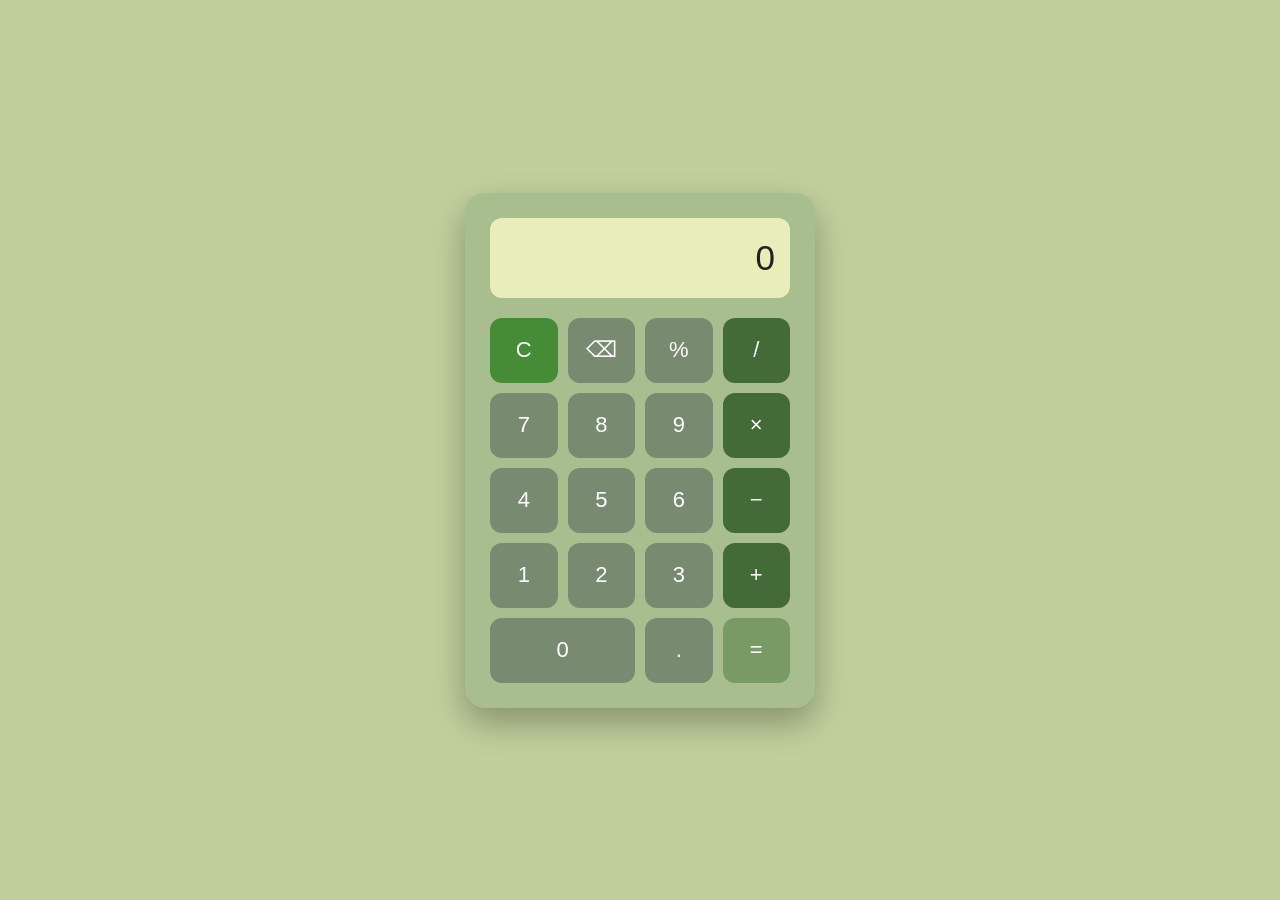
<file: CodeAlpha_Calculator/index.html>
<!DOCTYPE html>
<html>
    <head>
        <meta charset="UTF-8">
        <meta name="viewport" content="width=device-width, initial-scale=1.0">

        <title>Calculator</title>

        <link rel="stylesheet" href="style.css">
    </head> 
    
    <body>
        <div class = "calculator">
            <input type = "text" value = "0" id = "display" readonly>

            <div class = "btns">
                <button class="clear" onclick="clearDisplay()">C</button>
                <button onclick="deleteLast()">⌫</button>
                <button onclick="addToDisplay('%')">%</button>
                <button class="operator" onclick="addToDisplay('/')">/</button>
                <button onclick="addToDisplay('7')">7</button>
                <button onclick="addToDisplay('8')">8</button>
                <button onclick="addToDisplay('9')">9</button>
                <button class="operator" onclick="addToDisplay('*')">×</button>
                <button onclick="addToDisplay('4')">4</button>
                <button onclick="addToDisplay('5')">5</button>
                <button onclick="addToDisplay('6')">6</button>
                <button class="operator" onclick="addToDisplay('-')">−</button>
                <button onclick="addToDisplay('1')">1</button>
                <button onclick="addToDisplay('2')">2</button>
                <button onclick="addToDisplay('3')">3</button>
                <button class="operator" onclick="addToDisplay('+')">+</button>
                <button class="zero" onclick="addToDisplay('0')">0</button>
                <button onclick="addToDisplay('.')">.</button>
                <button class="equals" onclick="calculate()">=</button>
            </div>
        </div>
   
        <script src = "script.js"></script>
    </body>
</html>
</file>
<file: CodeAlpha_Calculator/style.css>
*{
    margin: 0;
    padding: 0;
    box-sizing: border-box;
}

body{
    font-family: Arial, sans-serif;
    min-height: 100vh;
    display: flex;
    justify-content: center;
    align-items: center;
    background: #C0D09D;
}

.calculator{
    width: 350px;
    padding: 25px;
    background: #A8BE8F;
    border-radius: 20px;
    box-shadow: 0 15px 35px rgba(0, 0, 0, 0.3);
}

#display {
    width: 100%;
    height: 80px;
    margin-bottom: 20px;
    padding: 15px;
    border: none;
    border-radius: 12px;
    background: #E8EDB9;
    color: #222;
    font-size: 35px;
    text-align: right;
}

.btns {
    display: grid;
    grid-template-columns: repeat(4, 1fr);
    gap: 10px;
}

button {
    height: 65px;
    border: none;
    border-radius: 12px;
    background: #788A6F;
    color: white;
    font-size: 22px;
    cursor: pointer;
    transition: 0.2s;
}

button:hover {
    background: #90A07D;
    transform: scale(1.05);
}

button:active {
    transform: scale(0.95);
}

.operator {
    background: #446A37;
}

.operator:hover {
    background: #3D6036;
}

.clear {
    background: #468C37;
}

.clear:hover {
    background: #49864D;
}

.equals {
    background: #799A64;
}

.equals:hover {
    background: #68945C;
}

.zero {
    grid-column: span 2;
}
</file>
